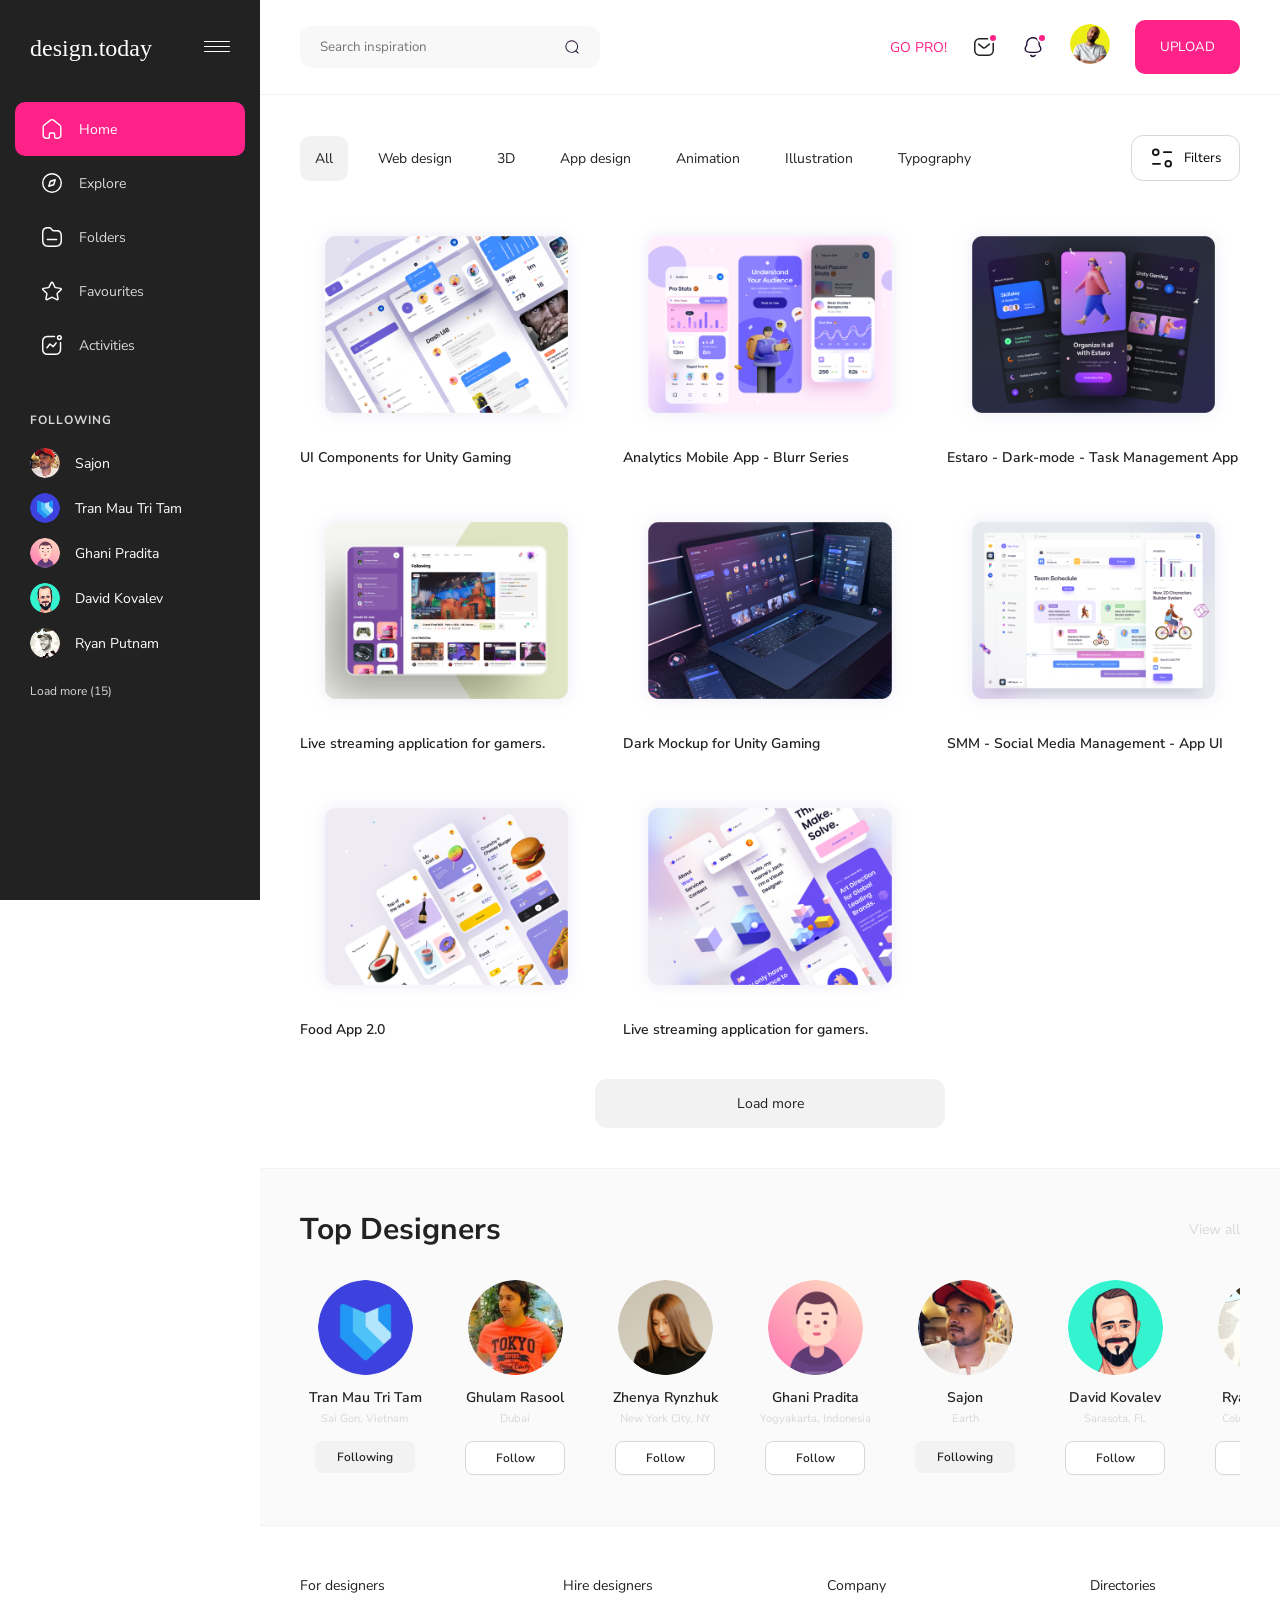
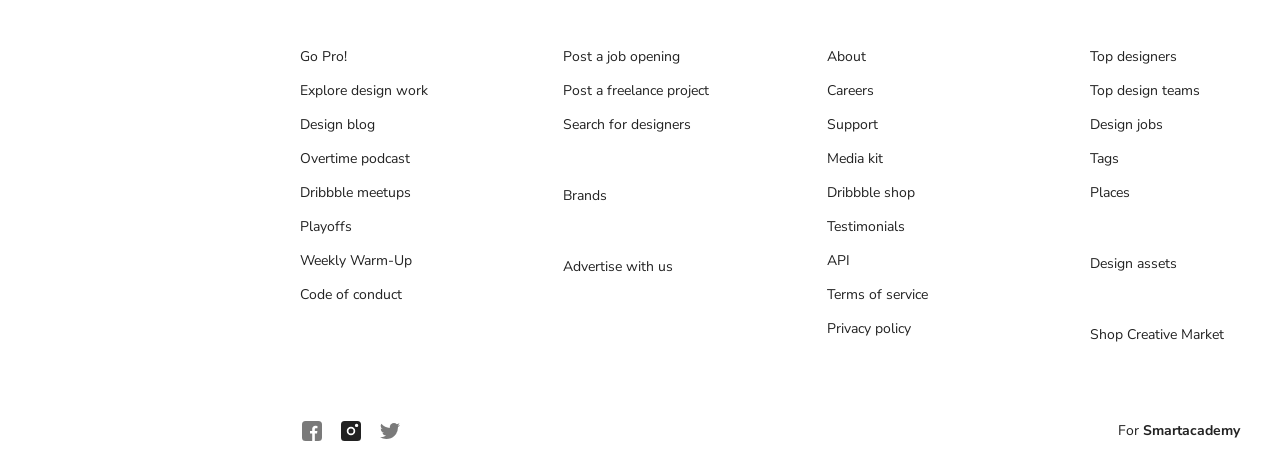
<file: index.html>
<!doctype html>
<html lang="en">
  <head>
    <meta charset="UTF-8" />
    <meta name="viewport" content="width=device-width, initial-scale=1.0" />
    <meta
      name="description"
      content="Design.today - Discover top designers and creative inspirations."
    />
    <meta
      name="keywords"
      content="design, portfolio, UI, UX, web design, creative"
    />
    <meta property="og:title" content="Design.today - Creative Portfolio" />
    <meta
      property="og:description"
      content="Explore the best design works and creative projects."
    />
    <meta property="og:image" content="images/Rectangle1.png" />
    <meta property="og:url" content="https://www.design.today" />
    <meta property="og:type" content="website" />
    <title>Midterm</title>
    <link rel="preconnect" href="https://fonts.googleapis.com" />
    <link rel="preconnect" href="https://fonts.gstatic.com" crossorigin />
    <link
      href="https://fonts.googleapis.com/css2?family=Nunito+Sans:ital,opsz,wght@0,6..12,200..1000;1,6..12,200..1000&display=swap"
      rel="stylesheet"
    />
    <link rel="stylesheet" href="style.css" />
  </head>
  <body>
    <aside class="sidebar">
      <div class="sidebar-header">
        <img src="images/design.today.svg" alt="Design Today Logo" />
        <img src="images/menu_icon.svg" alt="Menu" class="menu-icon" />
      </div>
      <nav class="sidebar-nav">
        <a href="index.html" class="nav-item active">
          <img src="images/home_icon.svg" alt="Home" />
          <span>Home</span>
        </a>
        <a href="#" class="nav-item">
          <img src="images/explore_icon.svg" alt="Explore" />
          <span>Explore</span>
        </a>
        <a href="#" class="nav-item">
          <img src="images/folder_icon.svg" alt="Folders" />
          <span>Folders</span>
        </a>
        <a href="#" class="nav-item">
          <img src="images/favourites_icon.svg" alt="Favourites" />
          <span>Favourites</span>
        </a>
        <a href="#" class="nav-item">
          <img src="images/activities_icon.svg" alt="Activities" />
          <span>Activities</span>
        </a>
      </nav>
      <div class="sidebar-following">
        <h4>FOLLOWING</h4>
        <div class="following-list">
          <div class="following-item">
            <img src="images/following1.png" alt="Sajon" />
            <span>Sajon</span>
          </div>
          <div class="following-item">
            <img src="images/following2.png" alt="Tran Mau Tri Tam" />
            <span>Tran Mau Tri Tam</span>
          </div>
          <div class="following-item">
            <img src="images/following3.png" alt="Ghani Pradita" />
            <span>Ghani Pradita</span>
          </div>
          <div class="following-item">
            <img src="images/following4.png" alt="David Kovalev" />
            <span>David Kovalev</span>
          </div>
          <div class="following-item">
            <img src="images/following5.png" alt="Ryan Putnam" />
            <span>Ryan Putnam</span>
          </div>
        </div>
        <button class="load-more-btn">Load more (15)</button>
      </div>
    </aside>

    <main class="main-content">
      <header class="top-header">
        <div class="search-bar">
          <input type="text" placeholder="Search inspiration" />
          <img src="images/search_icon.svg" alt="Search" />
        </div>
        <div class="header-actions">
          <span class="go-pro">GO PRO!</span>
          <div class="icon-badge-wrapper">
            <img src="images/mail_icon.svg" alt="Mail" />
            <span class="pink-dot"></span>
          </div>
          <div class="icon-badge-wrapper">
            <img src="images/notification_icon.svg" alt="Notifications" />
            <span class="pink-dot"></span>
          </div>
          <a href="profile.html" class="profile-link">
            <img
              src="images/profile_photo.png"
              alt="Profile"
              class="profile-photo"
            />
          </a>
          <button class="upload-btn">UPLOAD</button>
        </div>
      </header>

      <section class="gallery-section">
        <div class="filters-container">
          <div class="category-tabs">
            <button class="tab active-tab">All</button>
            <button class="tab">Web design</button>
            <button class="tab">3D</button>
            <button class="tab">App design</button>
            <button class="tab">Animation</button>
            <button class="tab">Illustration</button>
            <button class="tab">Typography</button>
          </div>
          <button class="filter-btn">
            <img src="images/filter_icon.svg" alt="Filter" /> Filters
          </button>
        </div>

        <div class="grid-container">
          <div class="card">
            <div class="card-image-wrapper">
              <img
                src="images/Rectangle1.png"
                alt="UI Components"
                class="card-img"
              />
              <div class="card-hover-actions">
                <div class="hover-icon">
                  <img src="images/adding_icon.svg" alt="Add" />
                </div>
                <div class="hover-icon">
                  <img src="images/heart_icon.svg" alt="Like" />
                </div>
              </div>
            </div>
            <p class="card-title">UI Components for Unity Gaming</p>
          </div>
          <div class="card">
            <div class="card-image-wrapper">
              <img
                src="images/Rectangle2.png"
                alt="Analytics App"
                class="card-img"
              />
              <div class="card-hover-actions">
                <div class="hover-icon">
                  <img src="images/adding_icon.svg" alt="Add" />
                </div>
                <div class="hover-icon">
                  <img src="images/heart_icon.svg" alt="Like" />
                </div>
              </div>
            </div>
            <p class="card-title">Analytics Mobile App - Blurr Series</p>
          </div>
          <div class="card">
            <div class="card-image-wrapper">
              <img src="images/Rectangle3.png" alt="Estaro" class="card-img" />
              <div class="card-hover-actions">
                <div class="hover-icon">
                  <img src="images/adding_icon.svg" alt="Add" />
                </div>
                <div class="hover-icon">
                  <img src="images/heart_icon.svg" alt="Like" />
                </div>
              </div>
            </div>
            <p class="card-title">Estaro - Dark-mode - Task Management App</p>
          </div>
          <div class="card">
            <div class="card-image-wrapper">
              <img
                src="images/Rectangle4.png"
                alt="Live Streaming"
                class="card-img"
              />
              <div class="card-hover-actions">
                <div class="hover-icon">
                  <img src="images/adding_icon.svg" alt="Add" />
                </div>
                <div class="hover-icon">
                  <img src="images/heart_icon.svg" alt="Like" />
                </div>
              </div>
            </div>
            <p class="card-title">Live streaming application for gamers.</p>
          </div>
          <div class="card">
            <div class="card-image-wrapper">
              <img
                src="images/Rectangle5.png"
                alt="Dark Mockup"
                class="card-img"
              />
              <div class="card-hover-actions">
                <div class="hover-icon">
                  <img src="images/adding_icon.svg" alt="Add" />
                </div>
                <div class="hover-icon">
                  <img src="images/heart_icon.svg" alt="Like" />
                </div>
              </div>
            </div>
            <p class="card-title">Dark Mockup for Unity Gaming</p>
          </div>
          <div class="card">
            <div class="card-image-wrapper">
              <img src="images/Rectangle6.png" alt="SMM" class="card-img" />
              <div class="card-hover-actions">
                <div class="hover-icon">
                  <img src="images/adding_icon.svg" alt="Add" />
                </div>
                <div class="hover-icon">
                  <img src="images/heart_icon.svg" alt="Like" />
                </div>
              </div>
            </div>
            <p class="card-title">SMM - Social Media Management - App UI</p>
          </div>
          <div class="card">
            <div class="card-image-wrapper">
              <img
                src="images/Rectangle7.png"
                alt="Food App"
                class="card-img"
              />
              <div class="card-hover-actions">
                <div class="hover-icon">
                  <img src="images/adding_icon.svg" alt="Add" />
                </div>
                <div class="hover-icon">
                  <img src="images/heart_icon.svg" alt="Like" />
                </div>
              </div>
            </div>
            <p class="card-title">Food App 2.0</p>
          </div>
          <div class="card">
            <div class="card-image-wrapper">
              <img
                src="images/Rectangle8.png"
                alt="Live Streaming"
                class="card-img"
              />
              <div class="card-hover-actions">
                <div class="hover-icon">
                  <img src="images/adding_icon.svg" alt="Add" />
                </div>
                <div class="hover-icon">
                  <img src="images/heart_icon.svg" alt="Like" />
                </div>
              </div>
            </div>
            <p class="card-title">Live streaming application for gamers.</p>
          </div>
        </div>

        <div class="load-more-center">
          <button class="main-load-btn">Load more</button>
        </div>
      </section>

      <section class="top-designers-section">
        <div class="top-designers-header">
          <h2>Top Designers</h2>
          <a href="#">View all</a>
        </div>
        <div class="designers-list">
          <div class="designer-card">
            <img src="images/top_designer1.png" alt="Tran" />
            <h4>Tran Mau Tri Tam</h4>
            <p>Sai Gon, Vietnam</p>
            <button class="follow-btn following-state">Following</button>
          </div>
          <div class="designer-card">
            <img src="images/top_designer2.png" alt="Ghulam" />
            <h4>Ghulam Rasool</h4>
            <p>Dubai</p>
            <button class="follow-btn">Follow</button>
          </div>
          <div class="designer-card">
            <img src="images/top_designer3.png" alt="Zhenya" />
            <h4>Zhenya Rynzhuk</h4>
            <p>New York City, NY</p>
            <button class="follow-btn">Follow</button>
          </div>
          <div class="designer-card">
            <img src="images/top_designer4.png" alt="Ghani" />
            <h4>Ghani Pradita</h4>
            <p>Yogyakarta, Indonesia</p>
            <button class="follow-btn">Follow</button>
          </div>
          <div class="designer-card">
            <img src="images/top_designer5.png" alt="Sajon" />
            <h4>Sajon</h4>
            <p>Earth</p>
            <button class="follow-btn following-state">Following</button>
          </div>
          <div class="designer-card">
            <img src="images/top_designer6.png" alt="David" />
            <h4>David Kovalev</h4>
            <p>Sarasota, FL</p>
            <button class="follow-btn">Follow</button>
          </div>
          <div class="designer-card">
            <img src="images/top_designer7.png" alt="Ryan" />
            <h4>Ryan Putnam</h4>
            <p>Colorado Springs</p>
            <button class="follow-btn">Follow</button>
          </div>
          <div class="designer-card">
            <img src="images/top_designer8.png" alt="Dmitry" />
            <h4>Dmitry Lauretsky</h4>
            <p>Omsk, Russia</p>
            <button class="follow-btn">Follow</button>
          </div>
        </div>
      </section>

      <footer class="footer">
        <div class="footer-links">
          <div class="footer-col">
            <a href="#">For designers</a>
            <br />
            <a href="#">Go Pro!</a>
            <a href="#">Explore design work</a>
            <a href="#">Design blog</a>
            <a href="#">Overtime podcast</a>
            <a href="#">Dribbble meetups</a>
            <a href="#">Playoffs</a>
            <a href="#">Weekly Warm-Up</a>
            <a href="#">Code of conduct</a>
          </div>
          <div class="footer-col">
            <a href="#">Hire designers</a>
            <br />
            <a href="#">Post a job opening</a>
            <a href="#">Post a freelance project</a>
            <a href="#">Search for designers</a>
            <br />
            <a href="#">Brands</a>
            <br />
            <a href="#">Advertise with us</a>
          </div>
          <div class="footer-col">
            <a href="#">Company</a>
            <br />
            <a href="#">About</a>
            <a href="#">Careers</a>
            <a href="#">Support</a>
            <a href="#">Media kit</a>
            <a href="#">Dribbble shop</a>
            <a href="#">Testimonials</a>
            <a href="#">API</a>
            <a href="#">Terms of service</a>
            <a href="#">Privacy policy</a>
          </div>
          <div class="footer-col">
            <a href="#">Directories</a>
            <br />
            <a href="#">Top designers</a>
            <a href="#">Top design teams</a>
            <a href="#">Design jobs</a>
            <a href="#">Tags</a>
            <a href="#">Places</a>
            <br />
            <a href="#">Design assets</a>
            <br />
            <a href="#">Shop Creative Market</a>
          </div>
        </div>
        <div class="footer-bottom">
          <div class="social-icons">
            <img src="images/facebook_icon.svg" alt="Facebook" />
            <img src="images/instagram_icon.svg" alt="Instagram" />
            <img src="images/twitter_icon.svg" alt="Twitter" />
          </div>
          <div class="footer-logo">For <strong>Smartacademy</strong></div>
        </div>
      </footer>
    </main>
  </body>
</html>
</file>
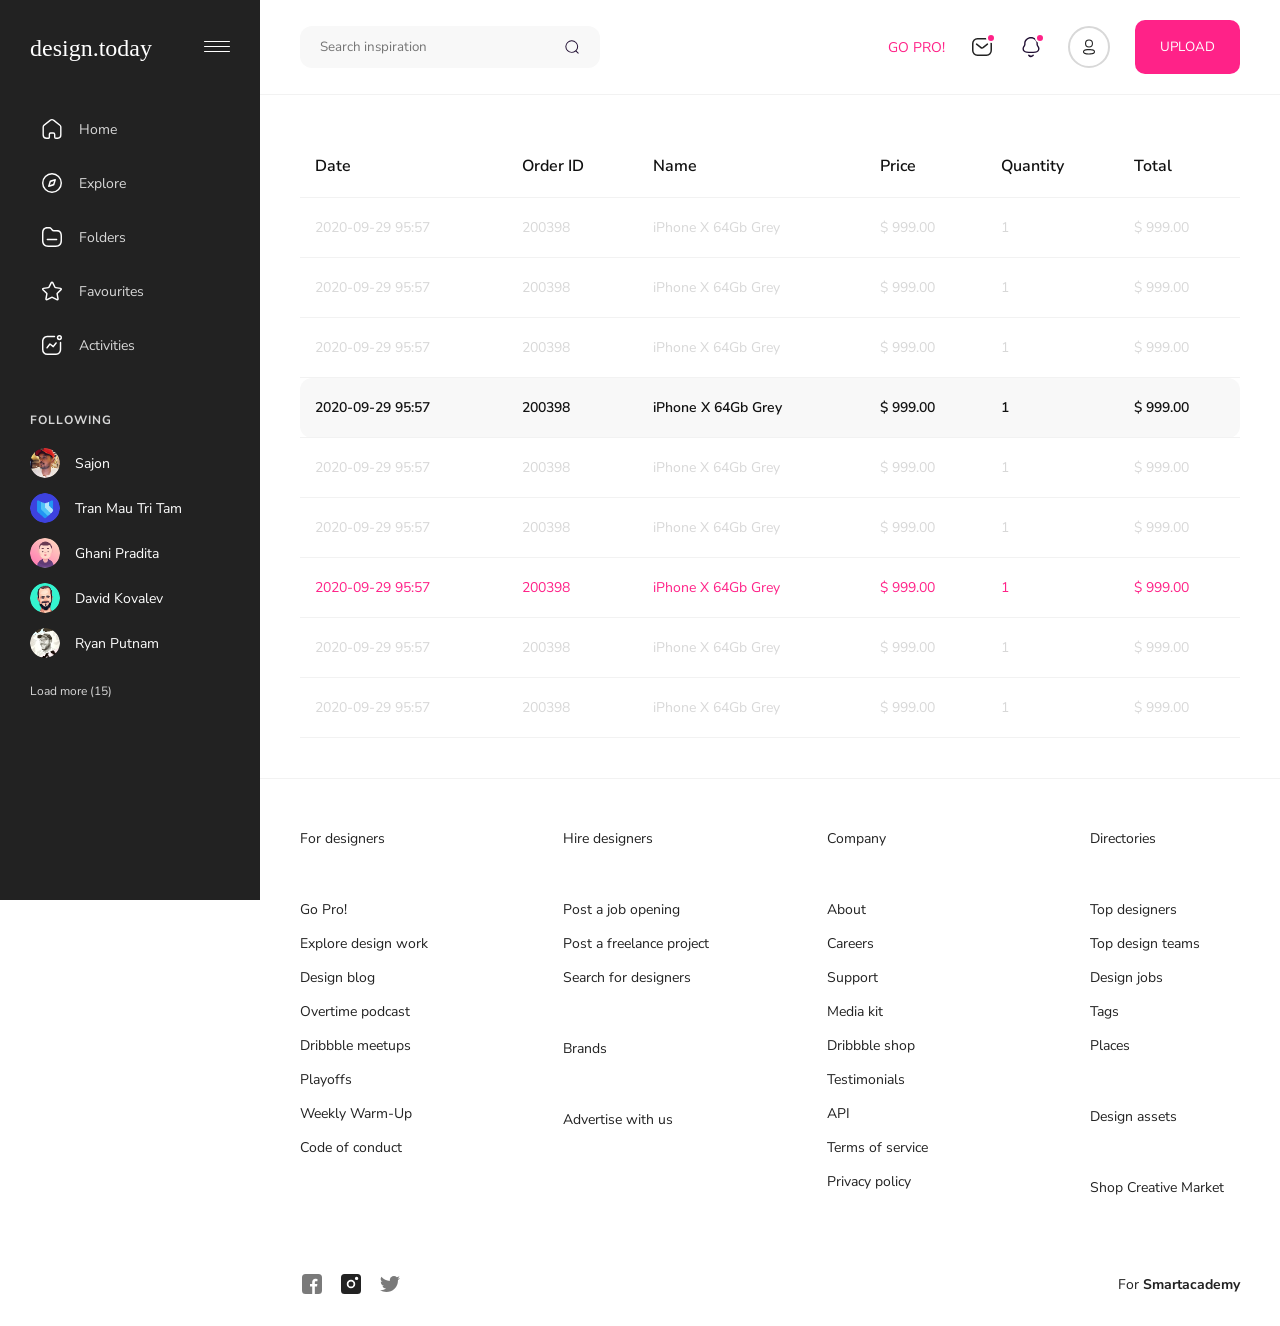
<file: profile.html>
<!doctype html>
<html lang="en">
  <head>
    <meta charset="UTF-8" />
    <meta name="viewport" content="width=device-width, initial-scale=1.0" />
    <meta
      name="description"
      content="Design.today - User Profile and Order History."
    />
    <meta name="keywords" content="design, profile, orders, history" />
    <meta property="og:title" content="Design.today - Profile" />
    <meta
      property="og:description"
      content="View your order history and account details."
    />
    <meta property="og:image" content="images/profile_photo.png" />
    <meta property="og:url" content="https://www.design.today/profile" />
    <meta property="og:type" content="website" />
    <title>Midterm</title>
    <link rel="preconnect" href="https://fonts.googleapis.com" />
    <link rel="preconnect" href="https://fonts.gstatic.com" crossorigin />
    <link
      href="https://fonts.googleapis.com/css2?family=Nunito+Sans:ital,opsz,wght@0,6..12,200..1000;1,6..12,200..1000&display=swap"
      rel="stylesheet"
    />
    <link rel="stylesheet" href="style.css" />
  </head>
  <body>
    <aside class="sidebar">
      <div class="sidebar-header">
        <img src="images/design.today.svg" alt="Design Today Logo" />
        <img src="images/menu_icon.svg" alt="Menu" class="menu-icon" />
      </div>
      <nav class="sidebar-nav">
        <a href="index.html" class="nav-item">
          <img src="images/home_icon.svg" alt="Home" />
          <span>Home</span>
        </a>
        <a href="#" class="nav-item">
          <img src="images/explore_icon.svg" alt="Explore" />
          <span>Explore</span>
        </a>
        <a href="#" class="nav-item">
          <img src="images/folder_icon.svg" alt="Folders" />
          <span>Folders</span>
        </a>
        <a href="#" class="nav-item">
          <img src="images/favourites_icon.svg" alt="Favourites" />
          <span>Favourites</span>
        </a>
        <a href="#" class="nav-item">
          <img src="images/activities_icon.svg" alt="Activities" />
          <span>Activities</span>
        </a>
      </nav>
      <div class="sidebar-following">
        <h4>FOLLOWING</h4>
        <div class="following-list">
          <div class="following-item">
            <img src="images/following1.png" alt="Sajon" />
            <span>Sajon</span>
          </div>
          <div class="following-item">
            <img src="images/following2.png" alt="Tran Mau Tri Tam" />
            <span>Tran Mau Tri Tam</span>
          </div>
          <div class="following-item">
            <img src="images/following3.png" alt="Ghani Pradita" />
            <span>Ghani Pradita</span>
          </div>
          <div class="following-item">
            <img src="images/following4.png" alt="David Kovalev" />
            <span>David Kovalev</span>
          </div>
          <div class="following-item">
            <img src="images/following5.png" alt="Ryan Putnam" />
            <span>Ryan Putnam</span>
          </div>
        </div>
        <button class="load-more-btn">Load more (15)</button>
      </div>
    </aside>

    <main class="main-content">
      <header class="top-header">
        <div class="search-bar">
          <input type="text" placeholder="Search inspiration" />
          <img src="images/search_icon.svg" alt="Search" />
        </div>
        <div class="header-actions">
          <span class="go-pro">GO PRO!</span>
          <div class="icon-badge-wrapper">
            <img src="images/mail_icon.svg" alt="Mail" />
            <span class="pink-dot"></span>
          </div>
          <div class="icon-badge-wrapper">
            <img src="images/notification_icon.svg" alt="Notifications" />
            <span class="pink-dot"></span>
          </div>
          <a href="index.html" class="profile-link vector-profile">
            <img src="images/profile.svg" alt="Profile Vector" />
          </a>
          <button class="upload-btn">UPLOAD</button>
        </div>
      </header>

      <section class="table-section">
        <div class="table-wrapper">
          <table class="orders-table">
            <thead>
              <tr>
                <th>Date</th>
                <th>Order ID</th>
                <th>Name</th>
                <th>Price</th>
                <th>Quantity</th>
                <th>Total</th>
              </tr>
            </thead>
            <tbody>
              <tr>
                <td>2020-09-29 95:57</td>
                <td>200398</td>
                <td>iPhone X 64Gb Grey</td>
                <td>$ 999.00</td>
                <td>1</td>
                <td>$ 999.00</td>
              </tr>
              <tr>
                <td>2020-09-29 95:57</td>
                <td>200398</td>
                <td>iPhone X 64Gb Grey</td>
                <td>$ 999.00</td>
                <td>1</td>
                <td>$ 999.00</td>
              </tr>
              <tr>
                <td>2020-09-29 95:57</td>
                <td>200398</td>
                <td>iPhone X 64Gb Grey</td>
                <td>$ 999.00</td>
                <td>1</td>
                <td>$ 999.00</td>
              </tr>
              <tr class="highlighted-row-bg">
                <td>2020-09-29 95:57</td>
                <td>200398</td>
                <td>iPhone X 64Gb Grey</td>
                <td>$ 999.00</td>
                <td>1</td>
                <td>$ 999.00</td>
              </tr>
              <tr>
                <td>2020-09-29 95:57</td>
                <td>200398</td>
                <td>iPhone X 64Gb Grey</td>
                <td>$ 999.00</td>
                <td>1</td>
                <td>$ 999.00</td>
              </tr>
              <tr>
                <td>2020-09-29 95:57</td>
                <td>200398</td>
                <td>iPhone X 64Gb Grey</td>
                <td>$ 999.00</td>
                <td>1</td>
                <td>$ 999.00</td>
              </tr>
              <tr class="highlighted-row-text">
                <td>2020-09-29 95:57</td>
                <td>200398</td>
                <td>iPhone X 64Gb Grey</td>
                <td>$ 999.00</td>
                <td>1</td>
                <td>$ 999.00</td>
              </tr>
              <tr>
                <td>2020-09-29 95:57</td>
                <td>200398</td>
                <td>iPhone X 64Gb Grey</td>
                <td>$ 999.00</td>
                <td>1</td>
                <td>$ 999.00</td>
              </tr>
              <tr>
                <td>2020-09-29 95:57</td>
                <td>200398</td>
                <td>iPhone X 64Gb Grey</td>
                <td>$ 999.00</td>
                <td>1</td>
                <td>$ 999.00</td>
              </tr>
            </tbody>
          </table>
        </div>
      </section>

      <footer class="footer">
        <div class="footer-links">
          <div class="footer-col">
            <a href="#">For designers</a>
            <br />
            <a href="#">Go Pro!</a>
            <a href="#">Explore design work</a>
            <a href="#">Design blog</a>
            <a href="#">Overtime podcast</a>
            <a href="#">Dribbble meetups</a>
            <a href="#">Playoffs</a>
            <a href="#">Weekly Warm-Up</a>
            <a href="#">Code of conduct</a>
          </div>
          <div class="footer-col">
            <a href="#">Hire designers</a>
            <br />
            <a href="#">Post a job opening</a>
            <a href="#">Post a freelance project</a>
            <a href="#">Search for designers</a>
            <br />
            <a href="#">Brands</a>
            <br />
            <a href="#">Advertise with us</a>
          </div>
          <div class="footer-col">
            <a href="#">Company</a>
            <br />
            <a href="#">About</a>
            <a href="#">Careers</a>
            <a href="#">Support</a>
            <a href="#">Media kit</a>
            <a href="#">Dribbble shop</a>
            <a href="#">Testimonials</a>
            <a href="#">API</a>
            <a href="#">Terms of service</a>
            <a href="#">Privacy policy</a>
          </div>
          <div class="footer-col">
            <a href="#">Directories</a>
            <br />
            <a href="#">Top designers</a>
            <a href="#">Top design teams</a>
            <a href="#">Design jobs</a>
            <a href="#">Tags</a>
            <a href="#">Places</a>
            <br />
            <a href="#">Design assets</a>
            <br />
            <a href="#">Shop Creative Market</a>
          </div>
        </div>
        <div class="footer-bottom">
          <div class="social-icons">
            <img src="images/facebook_icon.svg" alt="Facebook" />
            <img src="images/instagram_icon.svg" alt="Instagram" />
            <img src="images/twitter_icon.svg" alt="Twitter" />
          </div>
          <div class="footer-logo">For <strong>Smartacademy</strong></div>
        </div>
      </footer>
    </main>
  </body>
</html>
</file>
<file: style.css>
:root {
  --white: #ffffff;
  --pink: #ff2288;
  --bg-light: #f8f8f8;
  --dark-1: #111111;
  --dark-2: #222222;
  --gray-1: #f2f2f2;
  --gray-2: #d8d8d8;
  --gray-3: #fafafa;
}

* {
  margin: 0;
  padding: 0;
  box-sizing: border-box;
}

body {
  font-family: "Nunito Sans", sans-serif;
  display: flex;
  background-color: var(--white);
  color: var(--dark-2);
  min-height: 100vh;
}

a {
  text-decoration: none;
  color: inherit;
}

.sidebar {
  width: 260px;
  background-color: var(--dark-2);
  color: var(--white);
  display: flex;
  flex-direction: column;
  padding: 30px 0;
  flex-shrink: 0;
  position: fixed;
  top: 0;
  left: 0;
  height: 100vh;
  overflow-y: auto;
}

.sidebar::-webkit-scrollbar {
  display: none;
}

.sidebar-header {
  display: flex;
  justify-content: space-between;
  align-items: center;
  padding: 0 30px;
  margin-bottom: 40px;
}

.menu-icon {
  cursor: pointer;
}

.sidebar-nav {
  display: flex;
  flex-direction: column;
  margin-bottom: 40px;
}

.nav-item {
  display: flex;
  align-items: center;
  padding: 15px 25px;
  gap: 15px;
  font-size: 14px;
  transition: 0.3s;
  color: var(--gray-2);
  margin: 0 15px;
  border-radius: 10px;
}

.nav-item:hover,
.nav-item.active {
  background-color: var(--pink);
  color: var(--white);
}

.sidebar-following {
  padding: 0 30px;
}

.sidebar-following h4 {
  font-size: 12px;
  color: var(--gray-2);
  margin-bottom: 20px;
  letter-spacing: 1px;
}

.following-item {
  display: flex;
  align-items: center;
  gap: 15px;
  margin-bottom: 15px;
  font-size: 14px;
  cursor: pointer;
}

.following-item img {
  width: 30px;
  height: 30px;
  border-radius: 50%;
}

.load-more-btn {
  background: none;
  border: none;
  color: var(--gray-2);
  font-family: "Nunito Sans", sans-serif;
  cursor: pointer;
  font-size: 12px;
  margin-top: 10px;
  text-align: left;
}

.main-content {
  flex-grow: 1;
  display: flex;
  flex-direction: column;
  overflow-x: hidden;
  margin-left: 260px;
}

.top-header {
  display: flex;
  justify-content: space-between;
  align-items: center;
  padding: 20px 40px;
  border-bottom: 1px solid var(--gray-1);
}

.search-bar {
  display: flex;
  align-items: center;
  background-color: var(--bg-light);
  border-radius: 12px;
  padding: 12px 20px;
  width: 300px;
  img {
    width: 16px;
    height: 16px;
  }
}

.search-bar input {
  border: none;
  background: none;
  outline: none;
  font-family: "Nunito Sans", sans-serif;
  flex-grow: 1;
}

.header-actions {
  display: flex;
  align-items: center;
  gap: 25px;
}

.go-pro {
  color: var(--pink);
  font-weight: 400;
  font-size: 14px;
  cursor: pointer;
}

.profile-photo {
  width: 40px;
  height: 40px;
  border-radius: 50%;
  cursor: pointer;
}

.upload-btn {
  background-color: var(--pink);
  color: var(--white);
  border: none;
  padding: 18px 25px;
  border-radius: 10px;
  font-family: "Nunito Sans", sans-serif;
  font-weight: 400;
  cursor: pointer;
}

.icon-badge-wrapper {
  position: relative;
  display: flex;
  align-items: center;
  justify-content: center;
  cursor: pointer;
}

.pink-dot {
  position: absolute;
  top: -2px;
  right: -2px;
  width: 10px;
  height: 10px;
  background-color: var(--pink);
  border-radius: 50%;
  border: 2px solid var(--white);
}

.vector-profile {
  width: 42px;
  height: 42px;
  border-radius: 50%;
  border: 2px solid var(--gray-2);
  display: flex;
  align-items: center;
  justify-content: center;
  cursor: pointer;
}

.vector-profile img {
  width: 18px;
  height: 18px;
}

.gallery-section {
  padding: 40px;
}

.filters-container {
  display: flex;
  justify-content: space-between;
  align-items: center;
  margin-bottom: 30px;
}

.category-tabs {
  display: flex;
  gap: 15px;
}

.tab {
  background: none;
  border: none;
  font-family: "Nunito Sans", sans-serif;
  font-size: 14px;
  color: var(--dark-2);
  cursor: pointer;
  padding: 13px 15px;
  border-radius: 10px;
  transition: 0.3s;
}

.tab.active-tab,
.tab:hover {
  background-color: var(--gray-1);
}

.filter-btn {
  display: flex;
  align-items: center;
  gap: 10px;
  background: none;
  border: 1px solid var(--gray-2);
  padding: 10px 18px;
  border-radius: 12px;
  cursor: pointer;
  font-family: "Nunito Sans", sans-serif;
}

.grid-container {
  display: grid;
  grid-template-columns: repeat(auto-fill, minmax(280px, 1fr));
  gap: 30px;
}

.card {
  cursor: pointer;
}

.card-image-wrapper {
  position: relative;
  border-radius: 15px;
  overflow: hidden;
  margin-bottom: 10px;
}

.card-img {
  width: 100%;
  display: block;
  border-radius: 15px;
  transition: transform 0.3s ease;
}

.card-hover-actions {
  position: absolute;
  top: 15px;
  left: 15px;
  display: flex;
  flex-direction: column;
  gap: 10px;
  opacity: 0;
  z-index: 10;
  transition: opacity 0.3s ease;
}

.hover-icon {
  background-color: rgba(255, 255, 255, 0.9);
  width: 36px;
  height: 36px;
  border-radius: 12px;
  display: flex;
  align-items: center;
  justify-content: center;
  box-shadow: 0 2px 10px rgba(0, 0, 0, 0.05);
}

.card-image-wrapper:hover .card-hover-actions {
  opacity: 1;
}

.card-title {
  font-size: 14px;
  font-weight: 600;
  color: var(--dark-2);
  margin-top: 6px;
}

.load-more-center {
  display: flex;
  justify-content: center;
  margin-top: 40px;
}

.main-load-btn {
  background-color: var(--gray-1);
  color: var(--dark-2);
  border: none;
  padding: 15px 0;
  width: 100%;
  max-width: 350px;
  border-radius: 12px;
  font-family: "Nunito Sans", sans-serif;
  font-weight: 400;
  font-size: 14px;
  cursor: pointer;
  transition: 0.3s;
}

.main-load-btn:hover {
  background-color: var(--gray-2);
}

.top-designers-section {
  padding: 40px;
  border-top: 1px solid var(--gray-1);
  background-color: var(--gray-3);
}

.top-designers-header {
  display: flex;
  justify-content: space-between;
  align-items: center;
  margin-bottom: 30px;
}

.top-designers-header h2 {
  font-size: 30px;
  font-weight: 700;
  color: var(--dark-2);
}

.top-designers-header a {
  color: var(--gray-2);
  font-size: 14px;
  font-weight: 400;
  transition: 0.3s;
}

.top-designers-header a:hover {
  color: var(--dark-2);
}

.designers-list {
  display: flex;
  justify-content: space-between;
  gap: 20px;
  overflow-x: auto;
  padding-bottom: 10px;
}

.designers-list::-webkit-scrollbar {
  display: none;
}

.designer-card {
  background: none;
  padding: 0;
  text-align: center;
  min-width: 130px;
  flex: 1;
  display: flex;
  flex-direction: column;
  align-items: center;
}

.designer-card img {
  width: 95px;
  height: 95px;
  border-radius: 50%;
  object-fit: cover;
  margin-bottom: 14px;
}

.designer-card h4 {
  font-size: 14px;
  font-weight: 600;
  margin-bottom: 4px;
  line-height: 1.3;
  color: var(--dark-2);
}

.designer-card p {
  font-size: 11px;
  color: var(--gray-2);
  margin-bottom: 15px;
}

.follow-btn {
  background-color: var(--white);
  border: 1px solid var(--gray-2);
  padding: 8px 0;
  width: 100%;
  max-width: 100px;
  border-radius: 8px;
  font-family: "Nunito Sans", sans-serif;
  font-size: 12px;
  font-weight: 600;
  color: var(--dark-2);
  cursor: pointer;
  transition: 0.3s;
}

.follow-btn:hover {
  border-color: var(--dark-2);
}

.following-state {
  background-color: var(--gray-1);
  border: none;
  color: var(--dark-2);
}

.following-state:hover {
  background-color: var(--gray-2);
}

.footer {
  padding: 50px 40px 30px 40px;
  border-top: 1px solid var(--gray-1);
}

.footer-links {
  display: flex;
  justify-content: space-between;
  flex-wrap: wrap;
  margin-bottom: 50px;
}

.footer-col {
  display: flex;
  flex-direction: column;
  gap: 15px;
  min-width: 150px;
}

.footer-col a {
  font-size: 14px;
  color: var(--dark-2);
}

.footer-col a:hover {
  color: var(--pink);
}

.footer-bottom {
  display: flex;
  justify-content: space-between;
  align-items: center;
  padding-top: 25px;
}

.social-icons {
  display: flex;
  gap: 15px;
}

.footer-logo {
  font-size: 14px;
}

.table-section {
  padding: 40px;
}

.table-wrapper {
  width: 100%;
  overflow-x: auto;
}

.orders-table {
  width: 100%;
  border-collapse: collapse;
  text-align: left;
}

.orders-table th {
  padding: 20px 15px;
  font-weight: 600;
  color: var(--dark-1);
  border-bottom: 1px solid var(--gray-1);
}

.orders-table td {
  padding: 20px 15px;
  color: var(--gray-2);
  font-size: 14px;
  border-bottom: 1px solid var(--gray-1);
}

.orders-table tbody tr:hover {
  background-color: var(--bg-light);
  cursor: pointer;
}

.orders-table tr.highlighted-row-bg td:first-child {
  border-top-left-radius: 12px;
  border-bottom-left-radius: 12px;
}

.orders-table tr.highlighted-row-bg td:last-child {
  border-top-right-radius: 12px;
  border-bottom-right-radius: 12px;
}

.highlighted-row-bg {
  background-color: var(--bg-light);
}

.highlighted-row-bg td {
  color: var(--dark-1);
  font-weight: 600;
}

.highlighted-row-text td {
  color: var(--pink);
}

@media (max-width: 1024px) {
  .sidebar {
    width: 80px;
  }
  .main-content {
    margin-left: 80px;
  }
  .nav-item span,
  .sidebar-following h4,
  .following-item span,
  .load-more-btn {
    display: none;
  }
  .sidebar-header img:first-child {
    display: none;
  }
  .nav-item {
    justify-content: center;
    padding: 15px 0;
  }
  .nav-item:hover,
  .nav-item.active {
    margin-right: 0;
    border-radius: 0;
  }
  .following-item {
    justify-content: center;
  }
}

@media (max-width: 768px) {
  .sidebar {
    transform: translateX(-100%);
    transition: transform 0.3s ease;
    z-index: 1000;
  }
  .main-content {
    margin-left: 0 !important;
  }
  .top-header {
    padding: 15px 20px;
  }
  .search-bar {
    width: 140px;
    padding: 8px 12px;
  }
  .header-actions {
    gap: 15px;
  }
  .go-pro,
  .upload-btn {
    display: none;
  }
  .filters-container {
    flex-direction: column;
    align-items: flex-start;
    gap: 15px;
  }
  .category-tabs {
    flex-wrap: wrap;
  }
  .gallery-section,
  .top-designers-section,
  .table-section,
  .footer {
    padding: 20px;
  }
  .footer-links {
    flex-direction: column;
    gap: 30px;
  }
  .footer-bottom {
    flex-direction: column;
    gap: 15px;
    align-items: flex-start;
  }
}

@media (max-width: 480px) {
  .top-header {
    padding: 10px 15px;
  }
  .search-bar {
    display: none;
  }
  .header-actions {
    gap: 10px;
  }
  .top-designers-header h2 {
    font-size: 22px;
  }
  .orders-table th,
  .orders-table td {
    padding: 12px 8px;
    font-size: 12px;
  }
}
</file>
